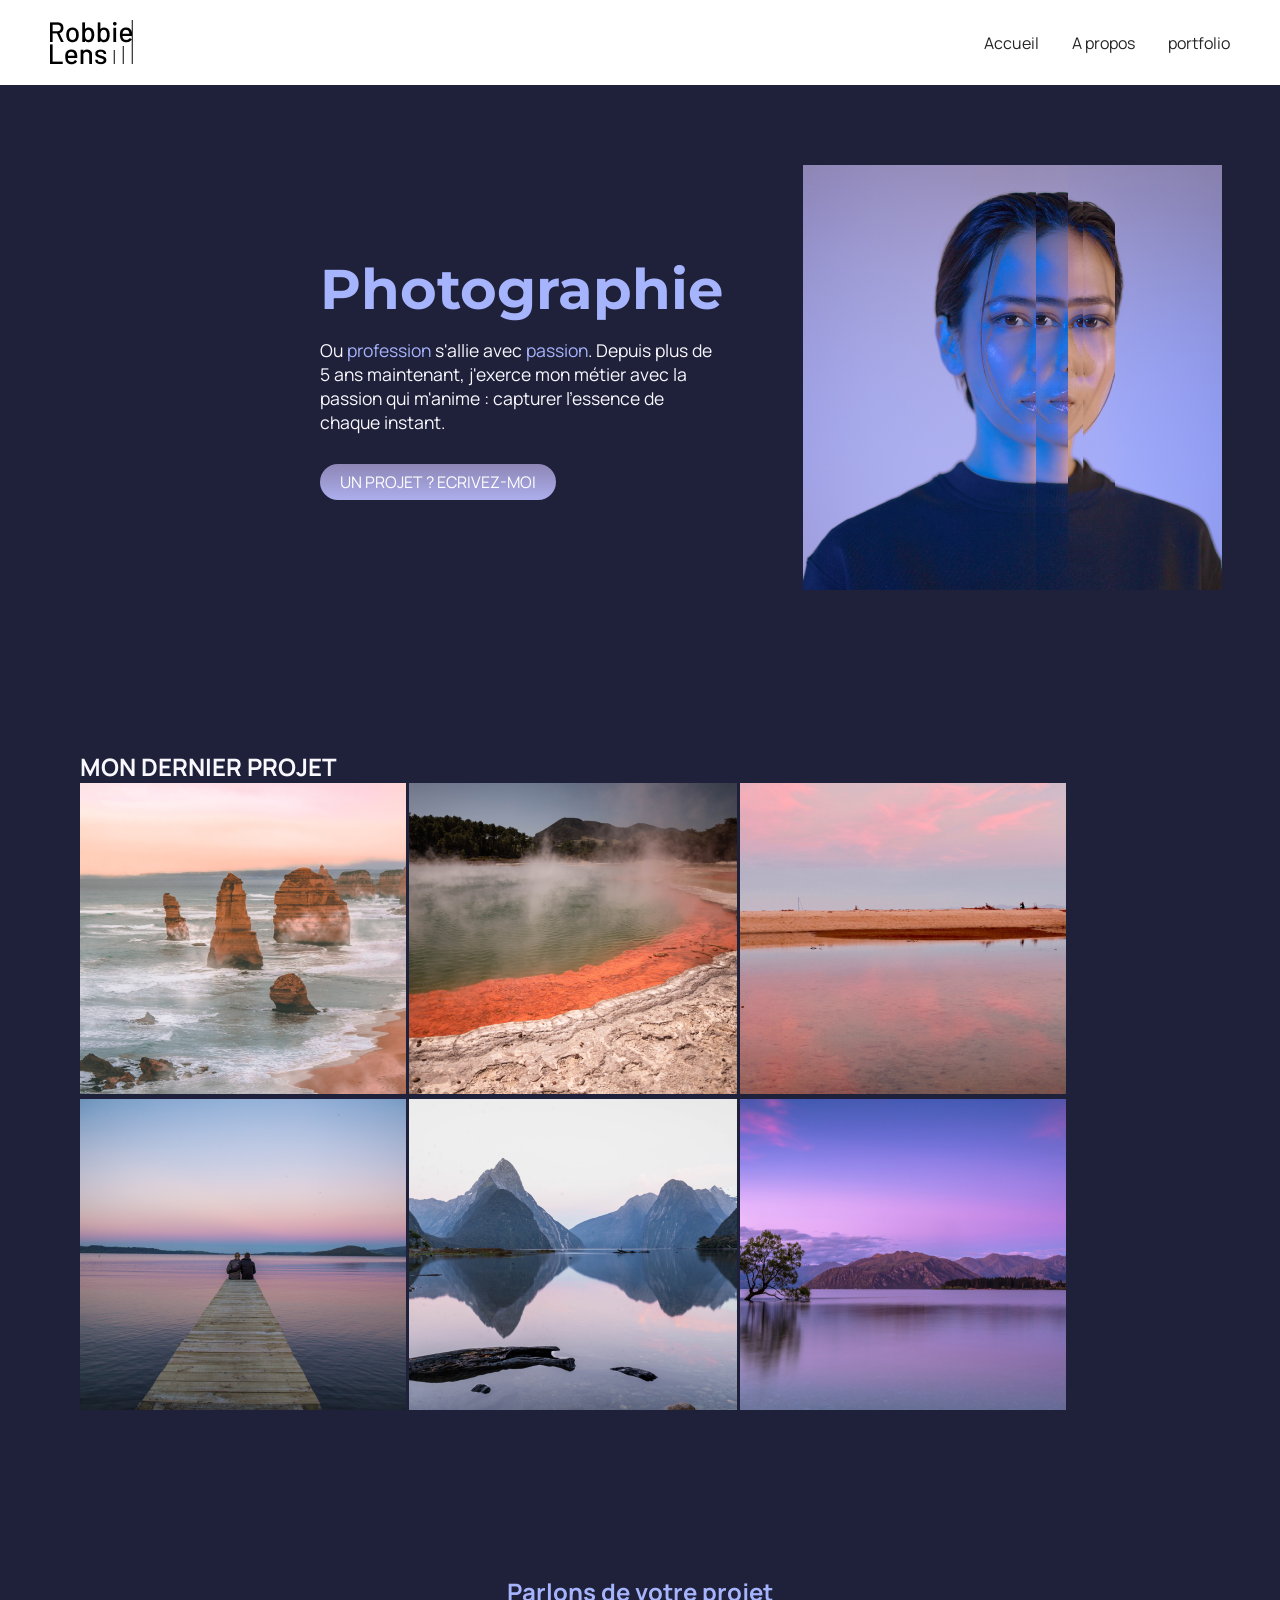
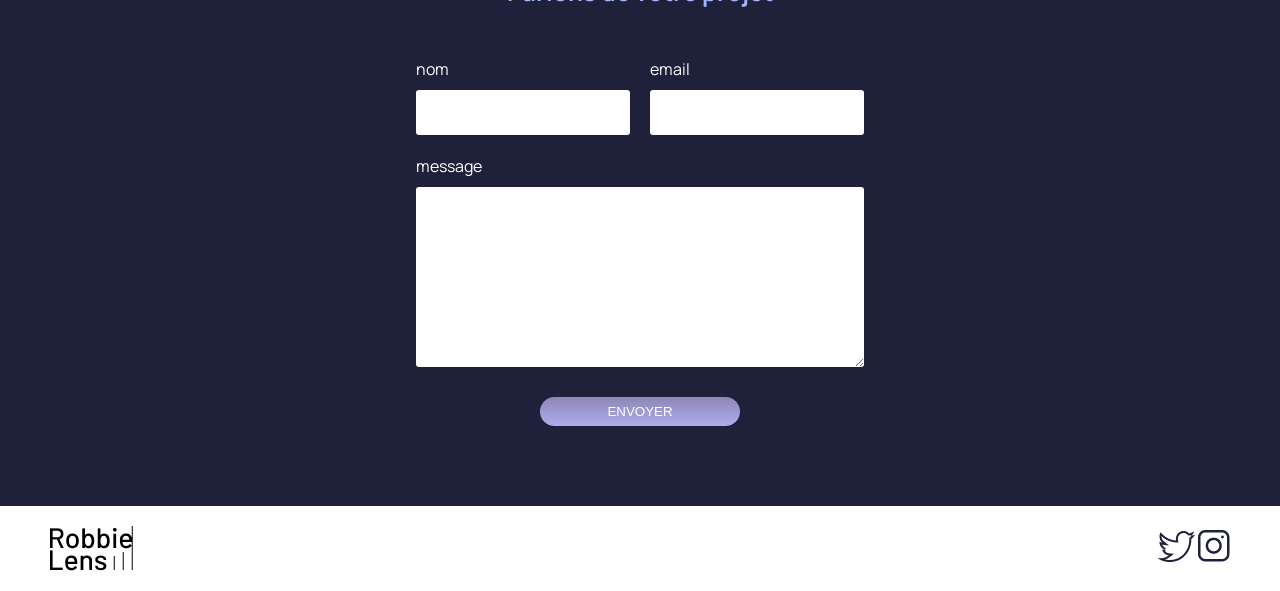
<file: index.html>
<!DOCTYPE html>
<html lang="fr">
    <head>
        <meta charset="utf-8">
        <title>Accueil-Robbie Lens Photographie</title>
        <link rel="stylesheet" href="style.css">
        <link rel="stylesheet" href="index.css">
        <link rel="preconnect" href="https://fonts.googleapis.com">
        <link rel="preconnect" href="https://fonts.gstatic.com" crossorigin>
        <link href="https://fonts.googleapis.com/css2?family=Manrope:wght@200..800&family=Montserrat:ital,wght@0,100..900;1,100..900&display=swap" rel="stylesheet">
    </head>

    <body>
        <header>

            <nav>
        <img src="logo.png" alt="Logo Robbie Lens">
    <div>
        <a href="index.html">Accueil</a>
        <a href="a-propos.html">A propos</a>
        <a href="portfolio.html">portfolio</a>
    </div>
     </nav>
    </header>

    <main>
        <section class="accueil-introduction">
    <div>
       <h1>Photographie</h1>
        <p> Ou <em>profession</em> s'allie avec <em>passion</em>. Depuis plus de 5 ans maintenant, j'exerce mon métier avec la passion
            qui m'anime : capturer l'essence de chaque instant.
        </p>
         <a href="#contact" class="cta">UN PROJET ? ECRIVEZ-MOI</a>
     </div>
        <img src="robbie-lens.png" alt="Portrait avec effet de la photographe Robbie Lens">
     </section>

        <section class="accueil-projet">
            <h2>MON DERNIER PROJET</h2>
        <div>
            <img src="element-1.png" alt="Twelve apostles- Australie">
            <img src="element-2.png" alt="Wai-0-Tapu - Nouvelle-Zélande">
            <img src="element-3.png" alt="Parc National d'Abel Tasman - Nouvelle-Zélande">
        </div>
        <div>
            <img src="element-4.png" alt="Lac Rotorua - Nouvelle-Zélande">
            <img src="element-5.png" alt="Milford Sound - Nouvelle-Zélande">
            <img src="element-6.png" alt="Lac Wanaka - Nouvelle-Zélande">
        </div>
    
     </section>

     <section id="contact" class="section-contact">
        <h2>Parlons de votre projet</h2>
                    <form method="get" action="#">
                <div class="form-nom-email">
                    <div class="form-column">
                        <label for="nom">nom</label>
                        <input type="text" name="nom" id="nom" >
                    </div>
                    <div class="form-column">
                        <label for="email">email</label>
                        <input type="email" name="email" id="email" >
                    </div>
                </div>
                <label for="message">message</label>
                <textarea name="message" id="message" rows="10"></textarea>
                <input type="submit" value="ENVOYER" class="cta" >
            </form>
     </section>

     </main>
        <footer>
        <img src="logo.png" alt="logo Robbie Lens">
    <div>
            <a target="_blank" href="https://twitter.com/">
                <img src="twitter.png" alt="logo twitter">
            </a>
                <a target="_blank" href="https://www.instagram.com/bewan_eph?igsh=MWZrcnRoOW96N2FrYQ%3D%3D&utm_source=qr">
                    <img src="instagram.png" alt="logo instagram">
                </a>
    </div>
        </footer>
    </body>
</html>
</file>
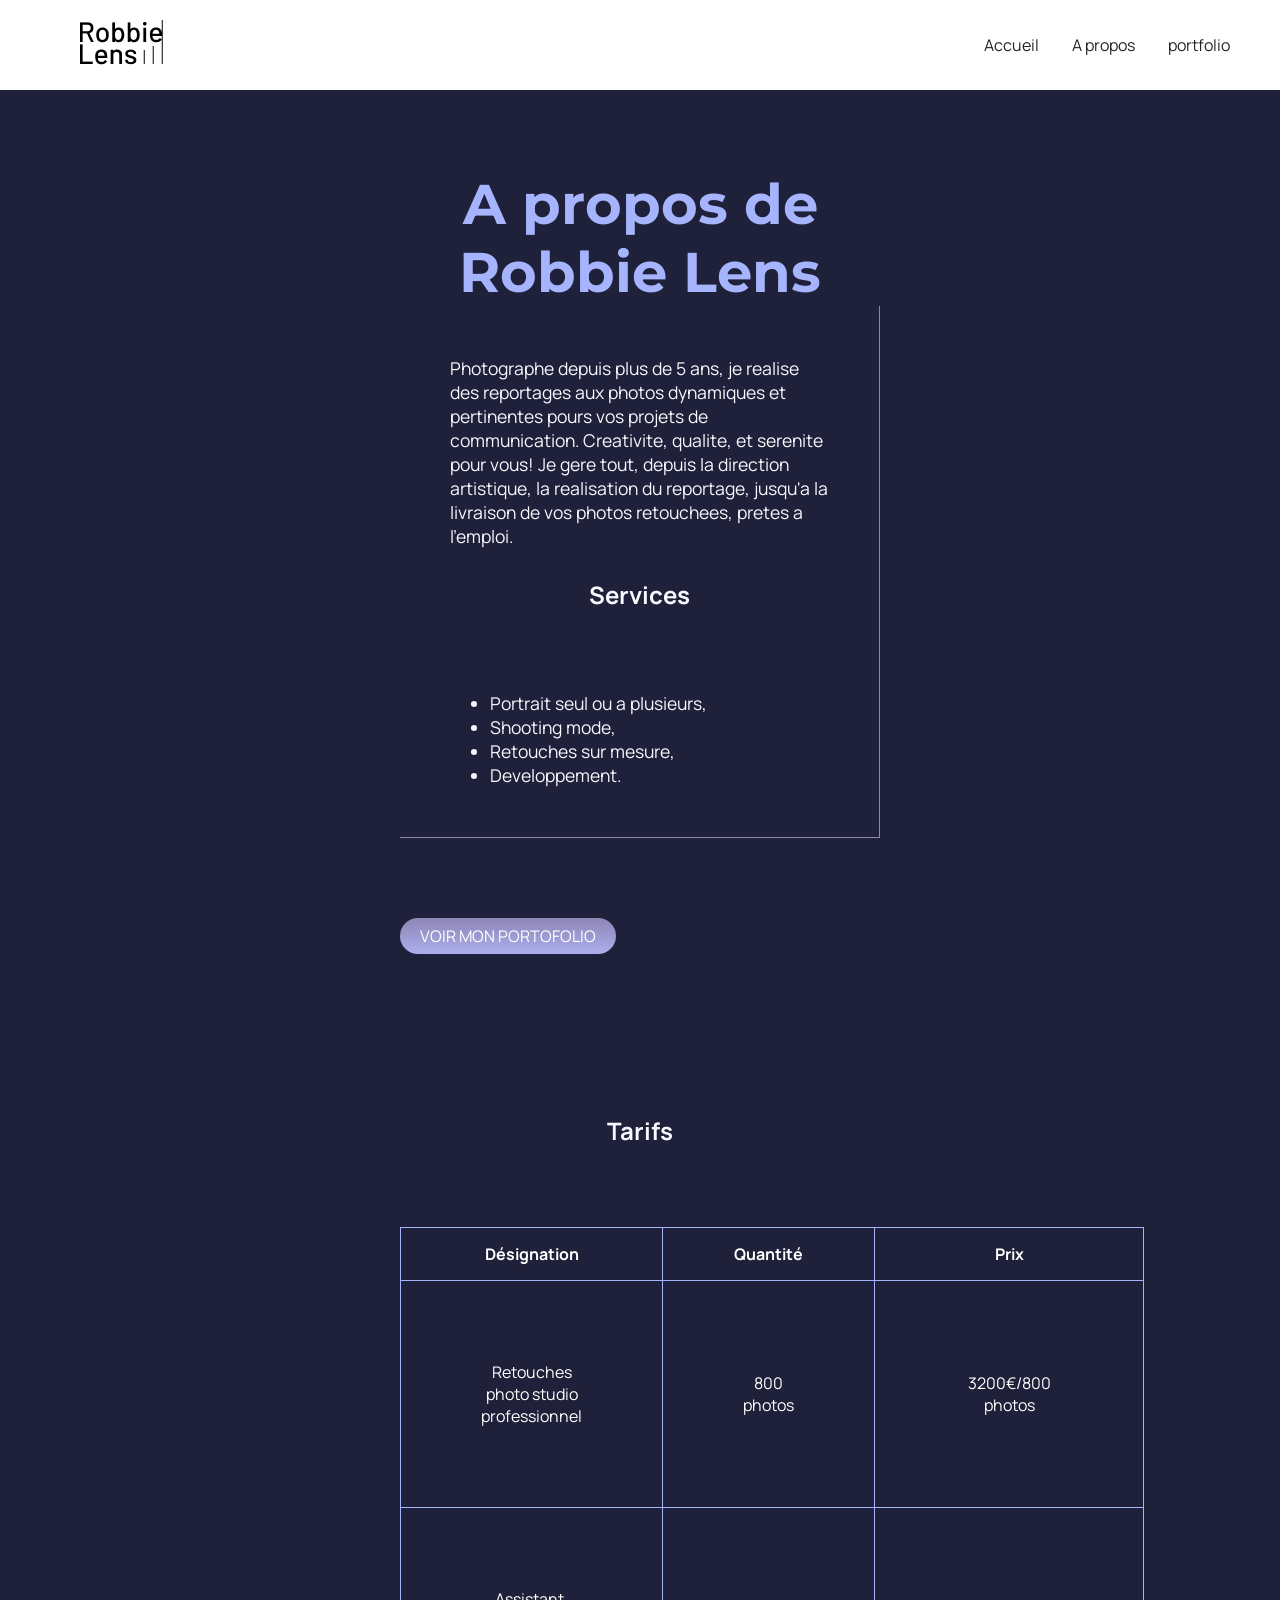
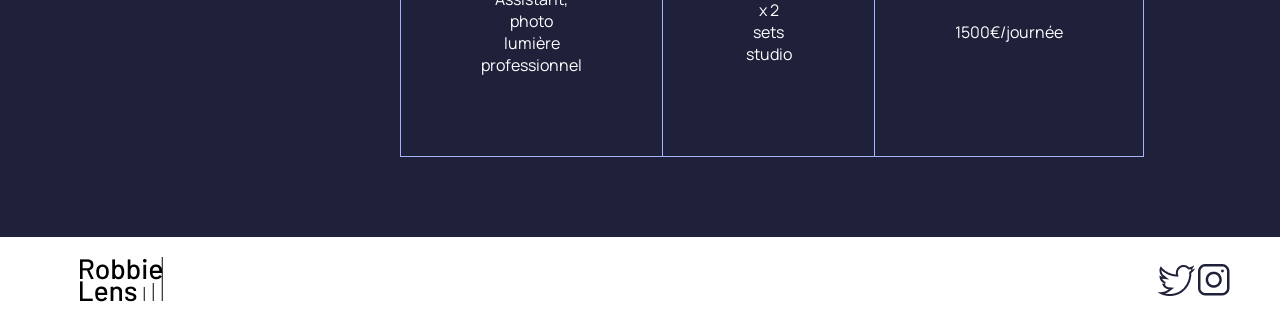
<file: a-propos.html>
<!DOCTYPE html>
<html lang="fr">
    <head>
        <meta charset="utf-8">
        <title>A propos-Robbie Lens Photographie</title>
        <link rel="stylesheet" href="style.css">
        <link rel="stylesheet" href="a-propos.css">
        <link rel="preconnect" href="https://fonts.googleapis.com">
        <link rel="preconnect" href="https://fonts.gstatic.com" crossorigin>
        <link href="https://fonts.googleapis.com/css2?family=Manrope:wght@200..800&family=Montserrat:ital,wght@0,100..900;1,100..900&display=swap" rel="stylesheet">
    </head>

    <body>
        <header>
            <nav>
        
        <a href="index.html" class="lien-icone">
            <img src="logo.png" alt="logo Robbie Lens">
        </a>
    <div>
        <a href="index.html">Accueil</a>
        <a href="a-propos.html">A propos</a>
        <a href="portfolio.html">portfolio</a>
     </div>

            </nav>
        </header>

           <main class="a-propos-main">
            <section>
        <h1> A propos de Robbie Lens </h1>
         <div class="contenu">
        <p>  Photographe depuis plus de 5 ans, je realise des reportages aux photos dynamiques et pertinentes pours vos 
            projets de communication. Creativite, qualite, et serenite pour vous! Je gere tout, depuis la direction
            artistique, la realisation du reportage, jusqu'a la livraison de vos photos retouchees, pretes a l'emploi.
        </p>

        <h2> Services </h2>
        <ul>
            <li> Portrait seul ou a plusieurs,</li>
            <li>Shooting mode,</li>
            <li> Retouches sur mesure,</li>
            <li> Developpement.</li>
        </ul>
            </div>

        <div>
            <a href="" class="cta">VOIR MON PORTOFOLIO</a>
        </div>
    </section>
    <section>
        <h2>Tarifs</h2>
        <table>
            <thead>
                <tr>
                    <th>Désignation</th>
                    <th>Quantité</th>
                    <th>Prix</th>
                </tr>
            </thead>
            <tbody>
                <tr>
                    <td>Retouches photo studio professionnel</td>
                    <td>800 photos</td>
                    <td>3200€/800 photos</td>
                </tr>
                <tr>
                    <td>Assistant, photo lumière professionnel</td>
                    <td>x 2 sets studio</td>
                    <td>1500€/journée</td>
                </tr>
            </tbody>
        </table>

    </section>
    </main>
    
          <footer>
        <a href="index.html" class="lien-icone">
        <img src="logo.png" alt="logo Robbie Lens">
        </a>
        
        <div>
            <a target="_blank" href="https://twitter.com/">
                <img src="twitter.png" alt="Logo Twitter">
            </a>

                <a target="_blank" href="https://www.instagram.com/">
                    <img src="instagram.png" alt="Logo Instagram">
                </a>
          </div>  
    </footer>
    </body>
</html>
</file>
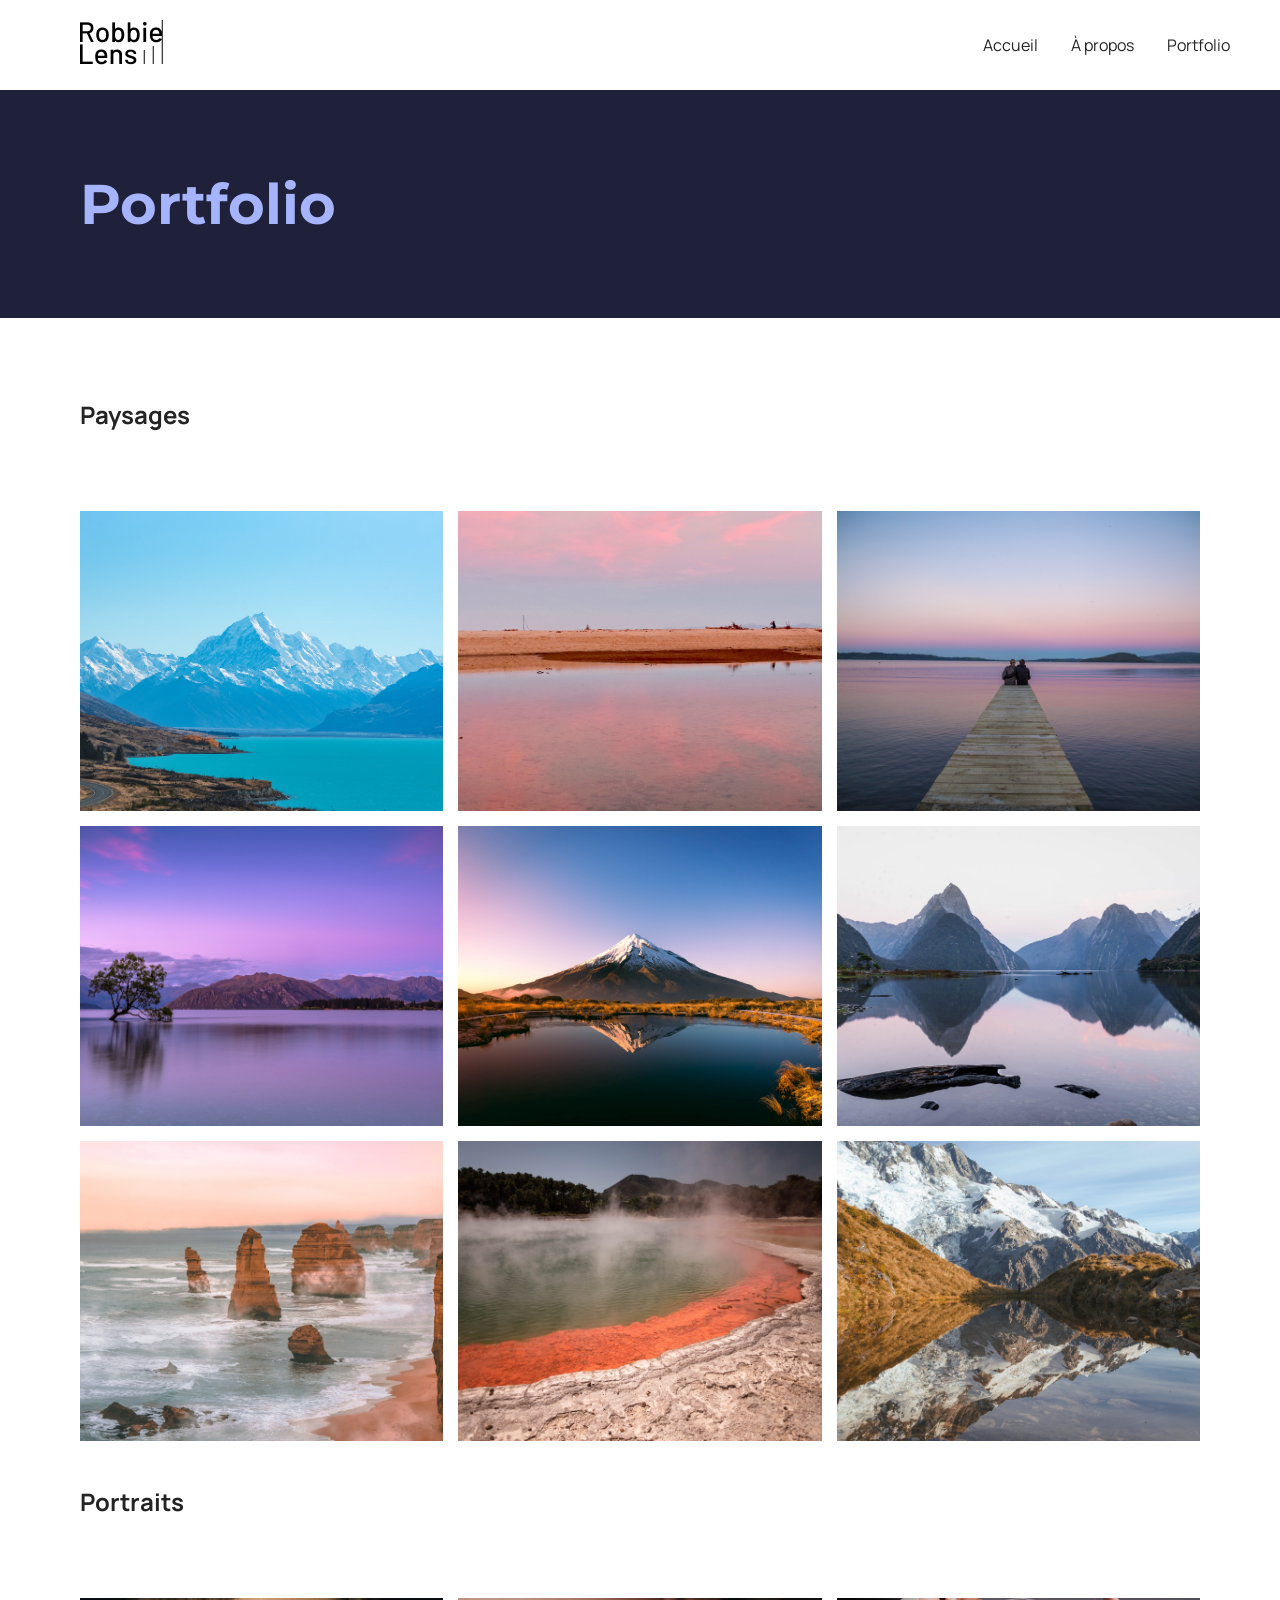
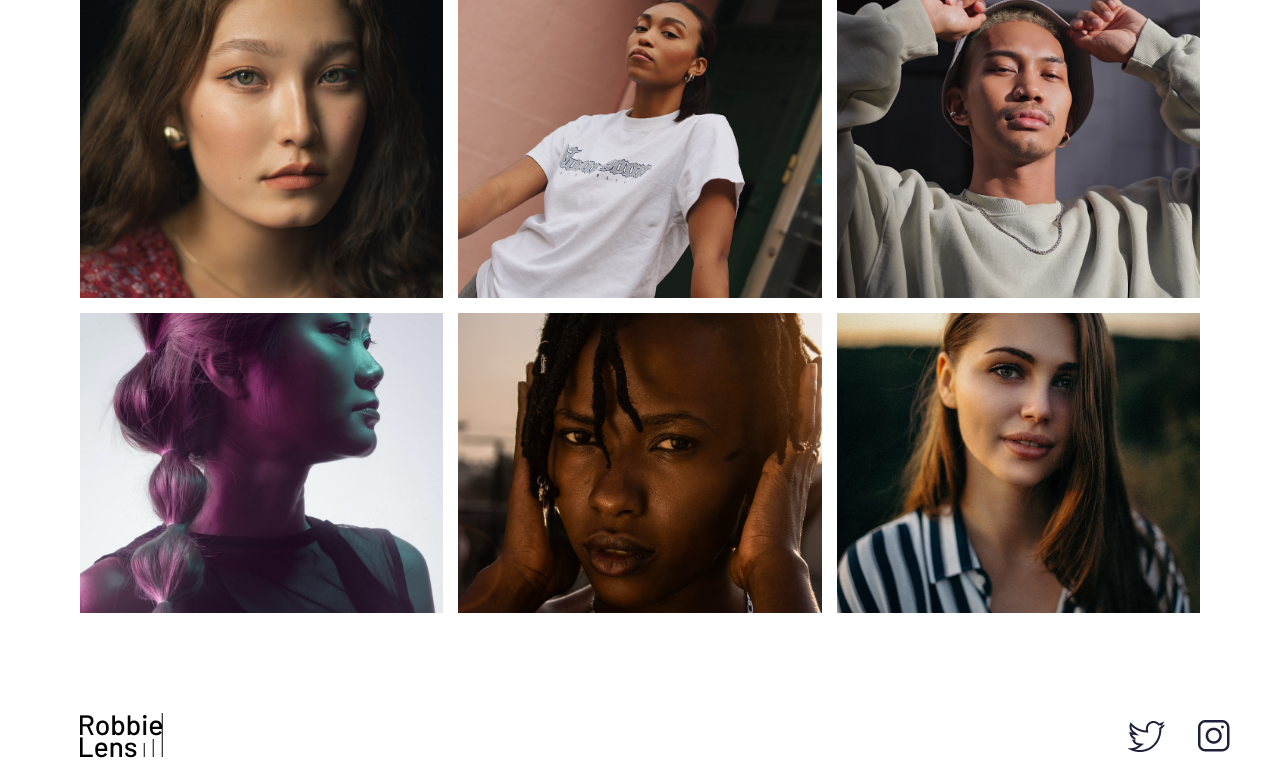
<file: portfolio.html>
<!DOCTYPE html>
<html lang="fr">

<head>
    <meta charset="utf-8" >
    <title>Portfolio - Robbie Lens Photographie</title>
    <link href="style.css" rel="stylesheet" >
    <link rel="stylesheet" href="portfolio.css">
    <link rel="preconnect" href="https://fonts.googleapis.com">
    <link rel="preconnect" href="https://fonts.gstatic.com" crossorigin>
    <link href="https://fonts.googleapis.com/css2?family=Manrope&family=Montserrat&display=swap" rel="stylesheet">
</head>

<body>
    <header>
        <nav>
            <a href="index.html" class="lien-icone">
                <img src="logo.png" alt="Logo Robbie Lens" >
            </a>
            <div>
                <a href="index.html">Accueil</a>
                <a href="a-propos.html">À propos</a>
                <a href="portfolio.html">Portfolio</a>
            </div>
        </nav>
    </header>
    <main>
        <section>
            <h1>Portfolio</h1>
        </section>
        <section class="portfolio-section-photos">

            <h2>Paysages</h2>
        <div class="grid-paysages">
            <a href="paysage1.jpg" class="lien-conteneur-photo">
            <img src="paysage1.jpg" alt="Mont Aoraki - Nouvelle-Zélande">
            <div class="photo-over">voir la photo</div>
        </a>
        <a href="paysage2.jpg" class="lien-conteneur-photo">
            <img src="paysage2.jpg" alt="Parc National d’Abel Tasman - Nouvelle-Zélande">
            <div class="photo-over">voir la photo</div>
        </a>
            <a href="paysage3.jpg" class="lien-conteneur-photo">
            <img src="paysage3.jpg" alt="Lac Rotorua - Nouvelle-Zélande">
            <div class="photo-over">voir la photo</div>
        </a>
            <a href="paysage4.jpg" class="lien-conteneur-photo">
            <img src="paysage4.jpg" alt="Lac Wanaka - Nouvelle-Zélande">
            <div class="photo-over">voir la photo</div>
        </a>
            <a href="paysage5.jpg" class="lien-conteneur-photo">
            <img src="paysage5.jpg" alt="Mont Taranaki - Nouvelle-Zélande">
            <div class="photo-over">voir la photo</div>
        </a>
            <a href="paysage6.jpg" class="lien-conteneur-photo">
            <img src="paysage6.jpg" alt="Milford Sound - Nouvelle-Zélande">
            <div class="photo-over">voir la photo</div>
        </a>
            <a href="paysage7.jpg" class="lien-conteneur-photo">
            <img src="paysage7.jpg" alt="Twelve Apostle - Australie">
            <div class="photo-over">voir la photo</div>
        </a>
            <a href="paysage8.jpg" class="lien-conteneur-photo">
            <img src="paysage8.jpg" alt="Wai-O-Tapu - Nouvelle-Zélande">
            <div class="photo-over">voir la photo</div>
        </a>
            <a href="paysage9.jpg" class="lien-conteneur-photo">
            <img src="paysage9.jpg" alt="Mont Cook - Nouvelle Zélande">
            <div class="photo-over">voir la photo</div>
        </a>
        </div><br><br>

            <h2>Portraits</h2>
        <div class="grid-portraits">
            <a href="portrait1.jpg" class="lien-conteneur-photo">
            <img src="portrait1.jpg" alt="Portrait jeune femme 1">
            <div class="photo-over">voir la photo</div>
        </a>
            <a href="portrait2.jpg" class="lien-conteneur-photo">
            <img src="portrait2.jpg" alt="Portrait jeune femme 2">
            <div class="photo-over">voir la photo</div>
        </a>
            <a href="portrait3.jpg" class="lien-conteneur-photo">
            <img src="portrait3.jpg" alt="Portrait jeune femme 3">
            <div class="photo-over">voir la photo</div>
        </a>
            <a href="portrait4.jpg" class="lien-conteneur-photo">
            <img src="portrait4.jpg" alt="Portrait jeune femme 4">
            <div class="photo-over">voir la photo</div>
        </a>
            <a href="portrait5.jpg" class="lien-conteneur-photo">
            <img src="portrait5.jpg" alt="Portrait jeune femme 5">
            <div class="photo-over">voir la photo</div>
        </a>
            <a href="portrait6.jpg" class="lien-conteneur-photo">
            <img src="portrait6.jpg" alt="Portrait jeune femme 6">
            <div class="photo-over">voir la photo</div>
        </a>
        </div>
        </section>
    </main>
    <footer>
        <a href="index.html" class="lien-icone">
            <img src="logo.png" alt="Logo Robbie Lens" >
        </a>
        <div>
            <a target="_blank" href="https://twitter.com/" class="lien-icone">
                <img src="twitter.png" alt="Logo Twitter" >
            </a>
            <a target="_blank" href="https://www.instagram.com/" class="lien-icone">
                <img src="instagram.png" alt="Logo Instagram" >
            </a>
        </div>
    </footer>
</body>

</html>
</file>
<file: style.css>
*{
    margin:0;
}

body {
    font-family:'Manrope', sans-serif;
    font-size: 1em;
    background-color: #1F2039;
}
a {
    color: #242424;
    text-decoration: none;
}

em {
color: #A5B4FC;
font-style: normal;
}

h1 {
    font-family: 'Montserrat', sans-serif;
    font-size: 3.5em;
    color: #A5B4FC;
}

p,
li {
    color: #F9F8FF;
    font-size: 1.1em;
}

header,
footer{
    background-color: white;
    padding: 20px 50px;
}

.cta{
    display: inline-block;
    background: linear-gradient(#8E86B5, #ACAEED);
    color: white;
    border-radius: 50px;
    padding: 7px 20px;
}

h2{
    color: #F9F8FF;
}

a:hover {
    text-decoration: underline;
}

.cta:hover{
    background: linear-gradient(#696484, #8788ba);
    text-decoration: none;
}
 
.lien-icone{
    margin-left: 30px;
}
.lien-icone:hover{
    opacity: 0.5;
}



section{
    padding: 80px;
}



footer,
nav{
    display: flex;
    flex-direction: row;
    align-items: center;
    justify-content: space-between;
}

nav a{
    margin-left: 30px;
}

@media screen and (max-width: 996px) {
    header nav {
        flex-direction: column;
        align-items: center;
        justify-content: center;
}

header,
footer{
    padding: 20px 20px;
}

h1{
    font-size: 2em;
} 

section {
    padding: 50px 20px 50px 20px;
}

nav a {
    margin-left: 10px;
    margin-right: 10px;
}
 }
</file>
<file: index.css>
.accueil-photos{
    background-color: white;
    padding: 80px;
}

.accueil-photos h2{
    color: #242424;
    text-align: center;
    margin-bottom: 80px;
}

.accueil-photos div {
  display: flex;
  flex-direction: row;
  gap: 15px;
  justify-content: center;
  margin-bottom: 15px;
}
.accueil-introduction{
    display: flex;
    flex-direction: row;
    width: 50%;
    align-items: center;
    margin: auto;
}

.accueil-introduction h1 {
  margin-bottom: 15px;
}

.accueil-introduction p {
  margin-bottom: 30px;
}

.accueil-introduction div {
  padding-right: 80px;
}

.section-contact h2 {
  color: #a5b4fc;
  text-align: center;
  margin-bottom: 50px;
}

form {
  display: flex;
  flex-direction: column;
  width: 40%;
  margin: auto;
  color: white;
}

.form-nom-email {
  display: flex;
  flex-direction: row;
  gap: 20px;
}

.form-column {
  flex: 1;
  display: flex;
  flex-direction: column;
  margin-bottom: 20px;
}

input,
textarea {
  padding: 15px;
  border-radius: 3px;
  border: none;
}

label {
  margin-bottom: 10px;
}

input[type='submit'] {
  width: 200px;
  margin: auto;
  margin-top: 30px;
}

@media screen and (max-width: 996px) {
  .accueil-introduction{
    flex-direction: column;
    align-items: center;
    justify-content: center;
  }

  .accueil-introduction div {
    padding-right: 0;
    text-align: center;
    order: 2;
  }

  .accueil-introduction img {
    order: 1;
    margin-bottom: 20px;
    width: 100%;
  }

  .accueil-photos  {
    padding: 20px;
  }

  .accueil-photos div {
    flex-direction: column;
  }

  .section-contact {
    padding: 50px 20px;
  }

  .form-nom-email {
    flex-direction: column;
    gap: 0;
  }
}
</file>
<file: a-propos.css>
.contenu{
    border-right: 1px #8E86B5 solid;
    border-bottom: 1px #8E86B5 solid;
    padding: 50px;
    margin-bottom: 80px;
}

.contenu h2 {
    margin-top: 30px;
}

.conten ul{
    margin-top: 30px;
}

.carre-contenu + div {
  text-align: center;
}

.a-propos-main{
    width: 50%;
    margin:auto;
}

table{
    color: white;
    text-align: center;
    width: 100%;
    border-collapse: collapse;
}

td,
th{
    padding: 15px;
    border: 1px solid #a5b4fc;
}

td{
    padding: 80px;
}

h2{
    margin-bottom: 80px;
}

h1,
h2{
    text-align: center;
}

@media screen and (max-width: 996px) {
    .section-tarifs {
        display: none;
    }
}
</file>
<file: portfolio.css>
.portfolio-section-photos {
  background-color: white;
}

.portfolio-section-photos h2 {
  color: #242424;
  margin-bottom: 80px;
}

.grid-paysages{
    display: grid;
    grid-template-columns: 1fr 1fr 1fr;
    grid-template-rows: 300px 300px 300px;
    gap: 15px;
}

.grid-portraits{
    display: grid;
    grid-template-columns: 1fr 1fr 1fr;
    grid-template-rows: 300px 300px;
    gap: 15px;
}

.grid-paysages img,
.grid-portraits img {
  width: 100%;
  height: 100%;
  /* permettre aux images de respecter les dimensions de la grid CSS */
  object-fit: cover;
}

.lien-conteneur-photo {
    position: relative;
}

.photo-over {
    position: absolute;
    top: 0;
    left: 0;
    right: 0;
    bottom: 0;
    display: flex;
    align-items: center;
    justify-content: center;
    font-size: 1.5em;
    color: white;
    background-color: rgba(0,0,0,0.7);
    display: none;
}

.lien-conteneur-photo:hover .photo-over {
    display: flex;
}

@media screen and (max-width: 996px) {
  .grid-paysages {
    grid-template-columns: 1fr;
    gap: 15px;
  }

  .grid-portraits {
    grid-template-columns: 1fr;
    gap: 15px;
  }
}
</file>
